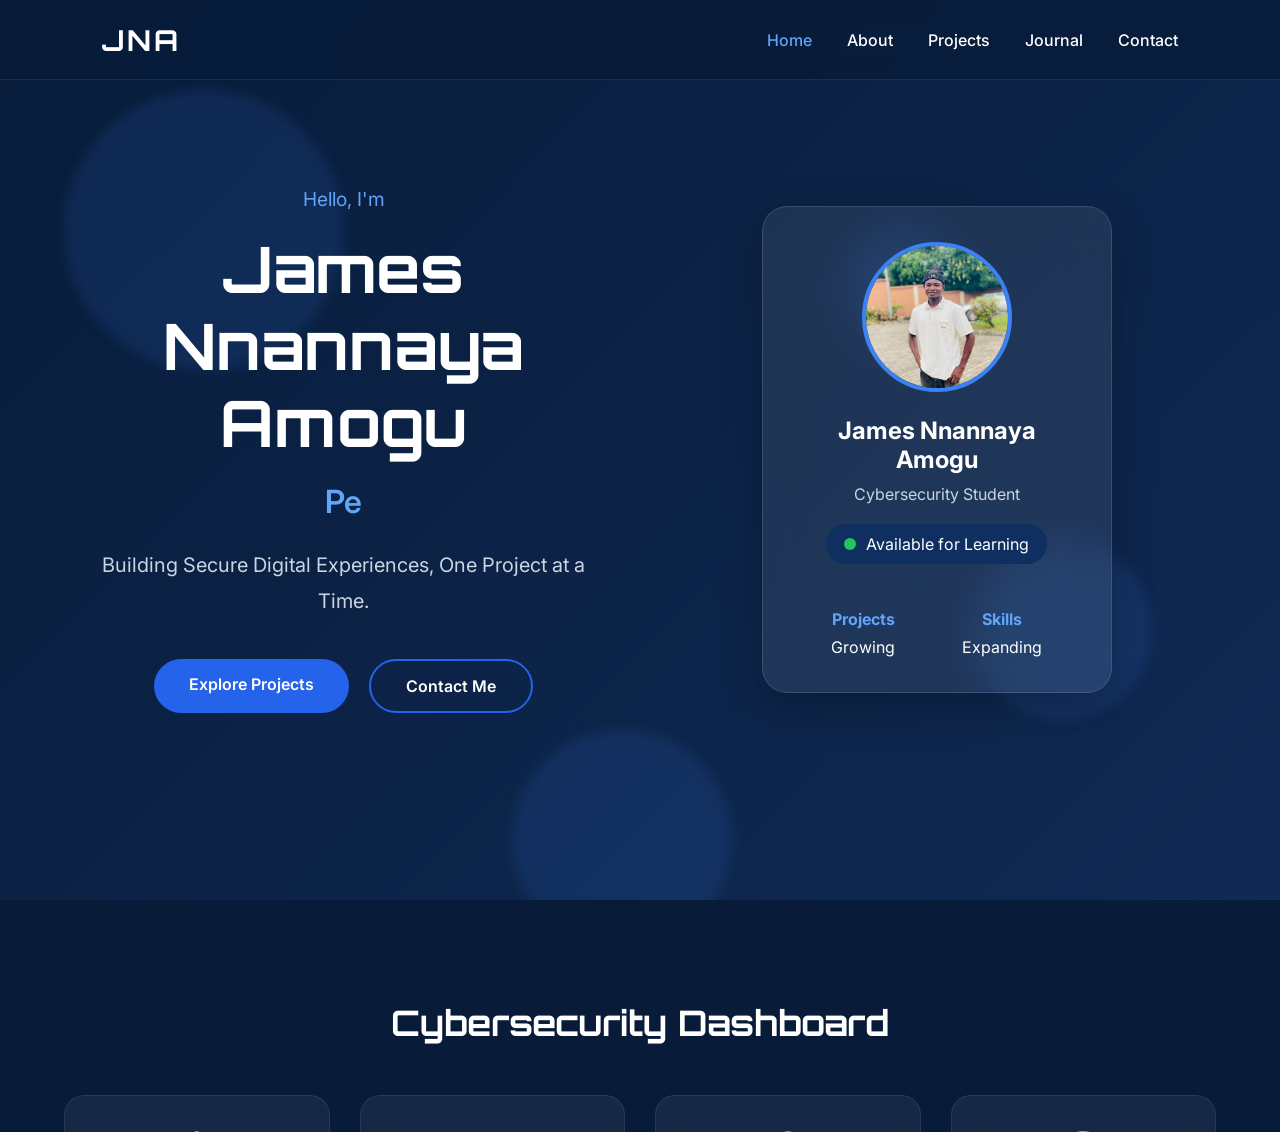
<file: index.html>
<!DOCTYPE html>
<html lang="en">
<head>
    <meta charset="UTF-8">
    <meta http-equiv="refresh" content="0; url=html_files/index.html">
    <title>Redirecting...</title>
</head>
<body>
    <p>If you are not redirected automatically,
        <a href="html_files/index.html">click here</a>.
    </p>
</body>
</html>
</file>
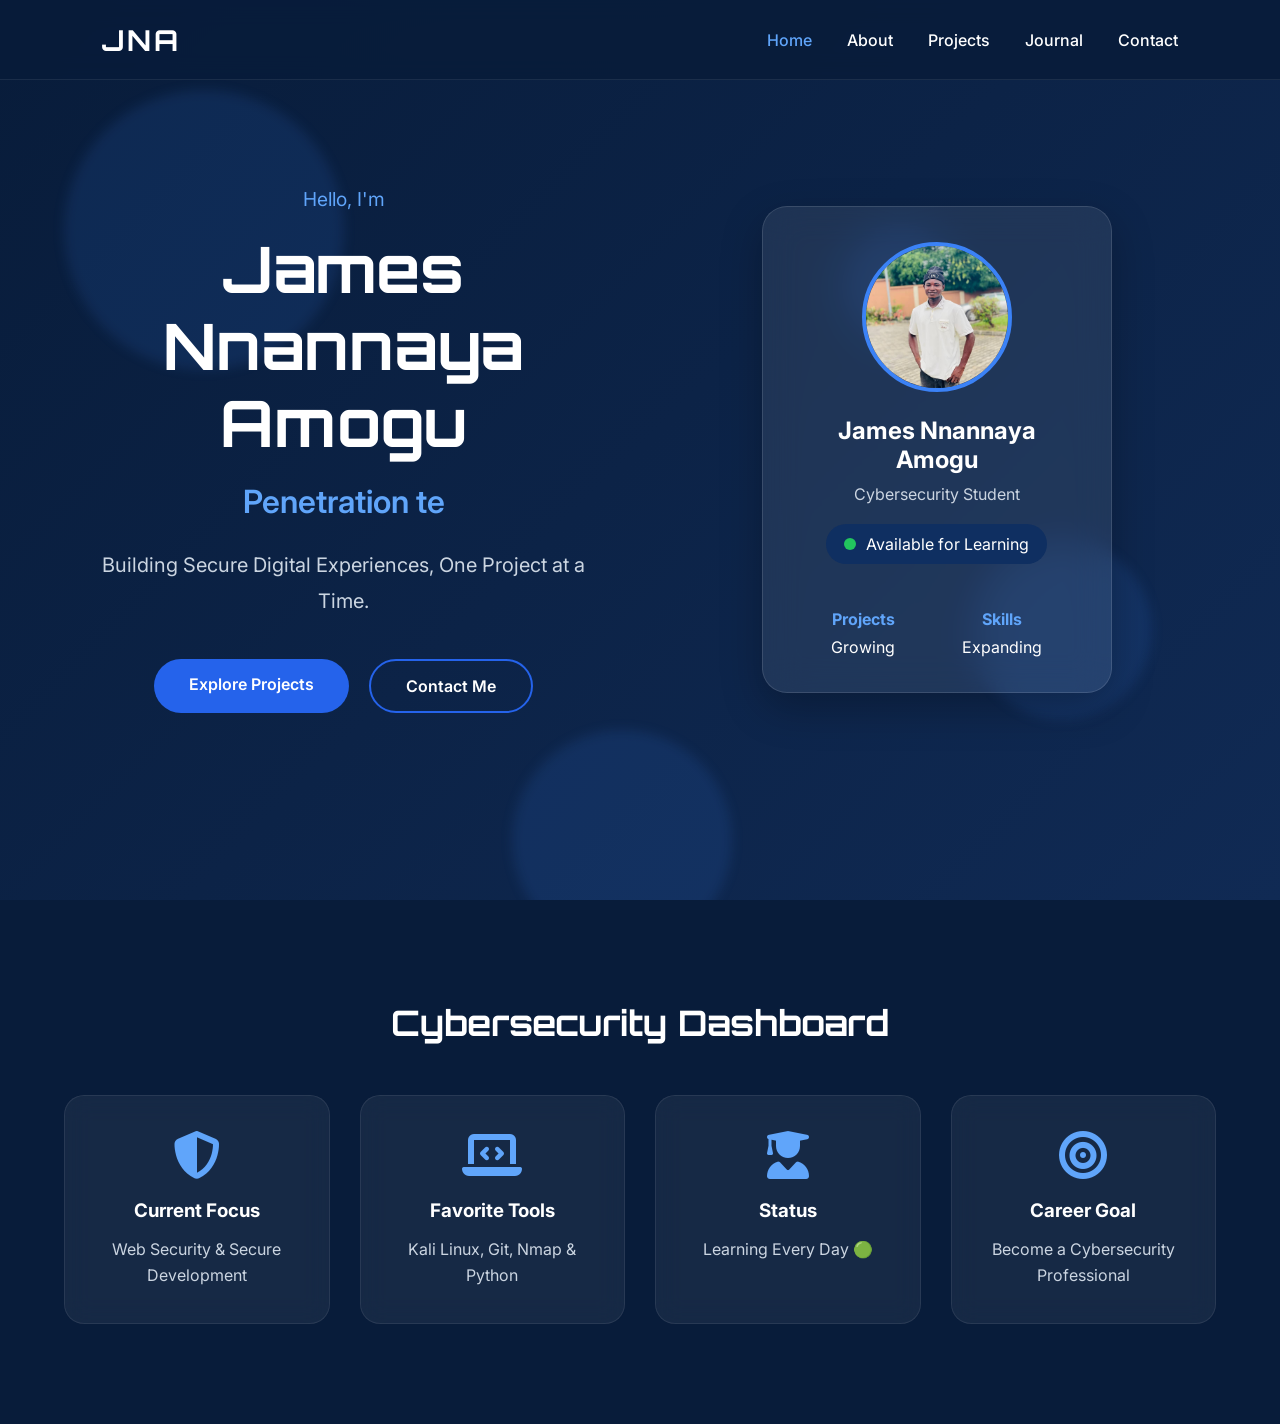
<file: html_files/index.html>
<!DOCTYPE html>
<html lang="en">
<head>
    <meta charset="UTF-8">
    <meta name="viewport" content="width=device-width, initial-scale=1.0">

    <title>James Nnannaya Amogu | Cybersecurity Portfolio</title>

    <!-- Google Fonts -->
    <link href="https://fonts.googleapis.com/css2?family=Inter:wght@300;400;500;600;700&family=Orbitron:wght@500;700&display=swap" rel="stylesheet">

    <!-- Font Awesome -->
    <link rel="stylesheet"
    href="https://cdnjs.cloudflare.com/ajax/libs/font-awesome/6.6.0/css/all.min.css">

    <!-- CSS -->
    <link rel="stylesheet" href="../css_files/style.css">
</head>

<body>

    <!-- ================= NAVIGATION ================= -->

    <header>
        <nav class="navbar">

            <div class="logo">
                JNA
            </div>

            <ul class="nav-links">
                <li><a href="index.html" class="active">Home</a></li>
                <li><a href="about.html">About</a></li>
                <li><a href="project.html">Projects</a></li>
                <li><a href="journal.html">Journal</a></li>
                <li><a href="contact.html">Contact</a></li>
            </ul>

        </nav>
    </header>


    <!-- ================= HERO ================= -->

<section class="hero">

    <div class="background-shapes">

        <span class="circle circle1"></span>
        <span class="circle circle2"></span>
        <span class="circle circle3"></span>
        <span class="circle circle4"></span>

    </div>

    <div class="hero-container">

        <!-- LEFT SIDE -->

        <div class="hero-left">

            <p class="intro">
                Hello, I'm
            </p>

            <h1>
                James Nnannaya Amogu
            </h1>

            <h2 id="typing-text">
                Cybersecurity Student
            </h2>

            <p class="tagline">
                Building Secure Digital Experiences,
                One Project at a Time.
            </p>

            <div class="hero-buttons">

                <a href="project.html" class="btn-primary">
                    Explore Projects
                </a>

                <a href="contact.html" class="btn-secondary">
                    Contact Me
                </a>

            </div>

        </div>

        <!-- RIGHT SIDE -->

        <div class="hero-right">

            <div class="profile-card">

                <img src="../images/profile.jpg"
                     alt="James Nnannaya Amogu"
                     class="profile-image">

                <h3>James Nnannaya Amogu</h3>

                <p class="role">
                    Cybersecurity Student
                </p>

                <div class="status">

                    <span class="status-dot"></span>

                    Available for Learning

                </div>

                <div class="card-stats">

                    <div>

                        <h4>Projects</h4>

                        <p>Growing</p>

                    </div>

                    <div>

                        <h4>Skills</h4>

                        <p>Expanding</p>

                    </div>

                </div>

            </div>

        </div>

    </div>

</section>          

<!-- ================= DASHBOARD ================= -->

<section class="dashboard">

    <h2 class="section-title">
        Cybersecurity Dashboard
    </h2>

    <div class="dashboard-grid">

        <div class="dashboard-card">
            <i class="fas fa-shield-halved"></i>
            <h3>Current Focus</h3>
            <p>Web Security & Secure Development</p>
        </div>

        <div class="dashboard-card">
            <i class="fas fa-laptop-code"></i>
            <h3>Favorite Tools</h3>
            <p>Kali Linux, Git, Nmap & Python</p>
        </div>

        <div class="dashboard-card">
            <i class="fas fa-user-graduate"></i>
            <h3>Status</h3>
            <p>Learning Every Day 🟢</p>
        </div>

        <div class="dashboard-card">
            <i class="fas fa-bullseye"></i>
            <h3>Career Goal</h3>
            <p>Become a Cybersecurity Professional</p>
        </div>

    </div>

</section>
    <!-- ================= JS ================= -->

    <script src="../js_file/script.js"></script>

</body>
</html>
</file>
<file: css_files/style.css>
/* ===============================
   GOOGLE FONTS
================================= */
@import url('https://fonts.googleapis.com/css2?family=Inter:wght@300;400;500;600;700&family=Orbitron:wght@500;700&display=swap');

/* ===============================
   RESET
================================= */

*{
    margin:0;
    padding:0;
    box-sizing:border-box;
}

html{
    scroll-behavior:smooth;
}

body{

    font-family:'Inter',sans-serif;
    background:#081C3A;
    color:#FFFFFF;
    overflow-x:hidden;

}

/* ===============================
   LINKS
================================= */

a{
    text-decoration:none;
    color:inherit;
}

ul{
    list-style:none;
}

/* ===============================
   NAVBAR
================================= */

.navbar{

    width:100%;
    height:80px;

    display:flex;
    justify-content:space-between;
    align-items:center;

    padding:0 8%;

    position:fixed;
    top:0;

    background:rgba(8,28,58,.90);

    backdrop-filter:blur(12px);

    border-bottom:1px solid rgba(255,255,255,.08);

    z-index:1000;

}

.logo{

    font-family:'Orbitron',sans-serif;

    font-size:1.8rem;

    font-weight:700;

    color:#FFFFFF;

    letter-spacing:3px;

}

.nav-links{

    display:flex;

    gap:35px;

}

.nav-links a{

    color:#FFFFFF;

    font-weight:500;

    transition:.3s;

}

.nav-links a:hover,
.nav-links a.active{

    color:#60A5FA;

}

/* ===============================
   HERO
================================= */

.hero{

    min-height:100vh;

    display:flex;

    justify-content:center;

    align-items:center;

    text-align:center;

    padding:120px 20px;

    background:linear-gradient(
        135deg,
        #081C3A,
        #102A54
    );

}

.hero-content{

    max-width:850px;

}

.intro{

    color:#60A5FA;

    font-size:1.2rem;

    margin-bottom:20px;

}

.hero h1{

    font-family:'Orbitron',sans-serif;

    font-size:4rem;

    margin-bottom:20px;

    line-height:1.2;

}

.hero h2{

    font-size:2rem;

    color:#60A5FA;

    margin-bottom:25px;

    font-weight:600;

    min-height:40px;

}

.tagline{

    font-size:1.25rem;

    color:#CBD5E1;

    line-height:1.8;

    margin-bottom:40px;

}

/* ===============================
   BUTTONS
================================= */

.hero-buttons{

    display:flex;

    justify-content:center;

    gap:20px;

    flex-wrap:wrap;

}

.btn-primary,
.btn-secondary{

    padding:15px 35px;

    border-radius:50px;

    transition:.35s;

    font-weight:600;

}

.btn-primary{

    background:#2563EB;

    color:white;

}

.btn-primary:hover{

    background:#3B82F6;

    transform:translateY(-4px);

    box-shadow:0 12px 25px rgba(37,99,235,.45);

}

.btn-secondary{

    border:2px solid #2563EB;

    color:white;

}

.btn-secondary:hover{

    background:#2563EB;

    transform:translateY(-4px);

}

/* ===============================
   RESPONSIVE
================================= */

@media(max-width:900px){

.hero h1{

    font-size:2.8rem;

}

.hero h2{

    font-size:1.5rem;

}

.nav-links{

    gap:20px;

}

}

@media(max-width:768px){

.navbar{

    flex-direction:column;

    height:auto;

    padding:20px;

}

.nav-links{

    margin-top:20px;

    flex-wrap:wrap;

    justify-content:center;

}

.hero h1{

    font-size:2.3rem;

}

.hero h2{

    font-size:1.3rem;

}

.tagline{

    font-size:1rem;

}

}

/* ===============================
   BACKGROUND SHAPES
================================= */

.hero{
    position:relative;
    overflow:hidden;
}

.background-shapes{

    position:absolute;
    width:100%;
    height:100%;
    top:0;
    left:0;
    z-index:0;

}

.circle{

    position:absolute;

    border-radius:50%;

    background:rgba(59,130,246,.12);

    filter:blur(6px);

    animation:float 12s infinite ease-in-out;

}

.circle1{

    width:280px;
    height:280px;

    top:10%;
    left:5%;

}

.circle2{

    width:180px;
    height:180px;

    top:60%;
    right:10%;

    animation-delay:2s;

}

.circle3{

    width:120px;
    height:120px;

    top:25%;
    right:25%;

    animation-delay:4s;

}

.circle4{

    width:220px;
    height:220px;

    bottom:-50px;
    left:40%;

    animation-delay:6s;

}

.hero-content{

    position:relative;
    z-index:10;

}

@keyframes float{

    0%{

        transform:translateY(0px);

    }

    50%{

        transform:translateY(-25px);

    }

    100%{

        transform:translateY(0px);

    }

}
/* ===============================
   HERO LAYOUT
================================= */

.hero-container{

    width:90%;
    max-width:1300px;

    display:flex;

    justify-content:space-between;

    align-items:center;

    gap:70px;

    position:relative;

    z-index:10;

}

.hero-left{

    flex:1;

}

.hero-right{

    flex:1;

    display:flex;

    justify-content:center;

}

/* ===============================
   PROFILE CARD
================================= */

.profile-card{

    width:350px;

    background:rgba(255,255,255,.08);

    backdrop-filter:blur(18px);

    border:1px solid rgba(255,255,255,.12);

    border-radius:25px;

    padding:35px;

    text-align:center;

    box-shadow:0 15px 40px rgba(0,0,0,.25);

}

.profile-image{

    width:150px;

    height:150px;

    border-radius:50%;

    object-fit:cover;

    border:4px solid #3B82F6;

    margin-bottom:20px;

}

.profile-card h3{

    margin-bottom:10px;

    font-size:1.5rem;

}

.role{

    color:#CBD5E1;

    margin-bottom:20px;

}

.status{

    display:inline-flex;

    align-items:center;

    gap:10px;

    background:#0F2F61;

    padding:10px 18px;

    border-radius:30px;

    margin-bottom:30px;

}

.status-dot{

    width:12px;

    height:12px;

    background:#22C55E;

    border-radius:50%;

}

.card-stats{

    display:flex;

    justify-content:space-around;

    margin-top:15px;

}

.card-stats h4{

    color:#60A5FA;

    margin-bottom:8px;

}

/* ===============================
   MOBILE
================================= */

@media(max-width:1000px){

.hero-container{

    flex-direction:column;

    text-align:center;

}

}

/* ===============================
   DASHBOARD
================================= */

.dashboard{

    width:90%;
    max-width:1200px;

    margin:100px auto;

}

.section-title{

    text-align:center;

    font-family:'Orbitron',sans-serif;

    font-size:2.2rem;

    margin-bottom:50px;

}

.dashboard-grid{

    display:grid;

    grid-template-columns:repeat(auto-fit,minmax(250px,1fr));

    gap:30px;

}

.dashboard-card{

    background:rgba(255,255,255,.06);

    backdrop-filter:blur(12px);

    border:1px solid rgba(255,255,255,.08);

    border-radius:20px;

    padding:35px;

    text-align:center;

    transition:.35s;

}

.dashboard-card:hover{

    transform:translateY(-10px);

    border-color:#3B82F6;

    box-shadow:0 20px 40px rgba(37,99,235,.30);

}

.dashboard-card i{

    font-size:3rem;

    color:#60A5FA;

    margin-bottom:20px;

}

.dashboard-card h3{

    margin-bottom:15px;

}

.dashboard-card p{

    color:#CBD5E1;

    line-height:1.6;

}
</file>
